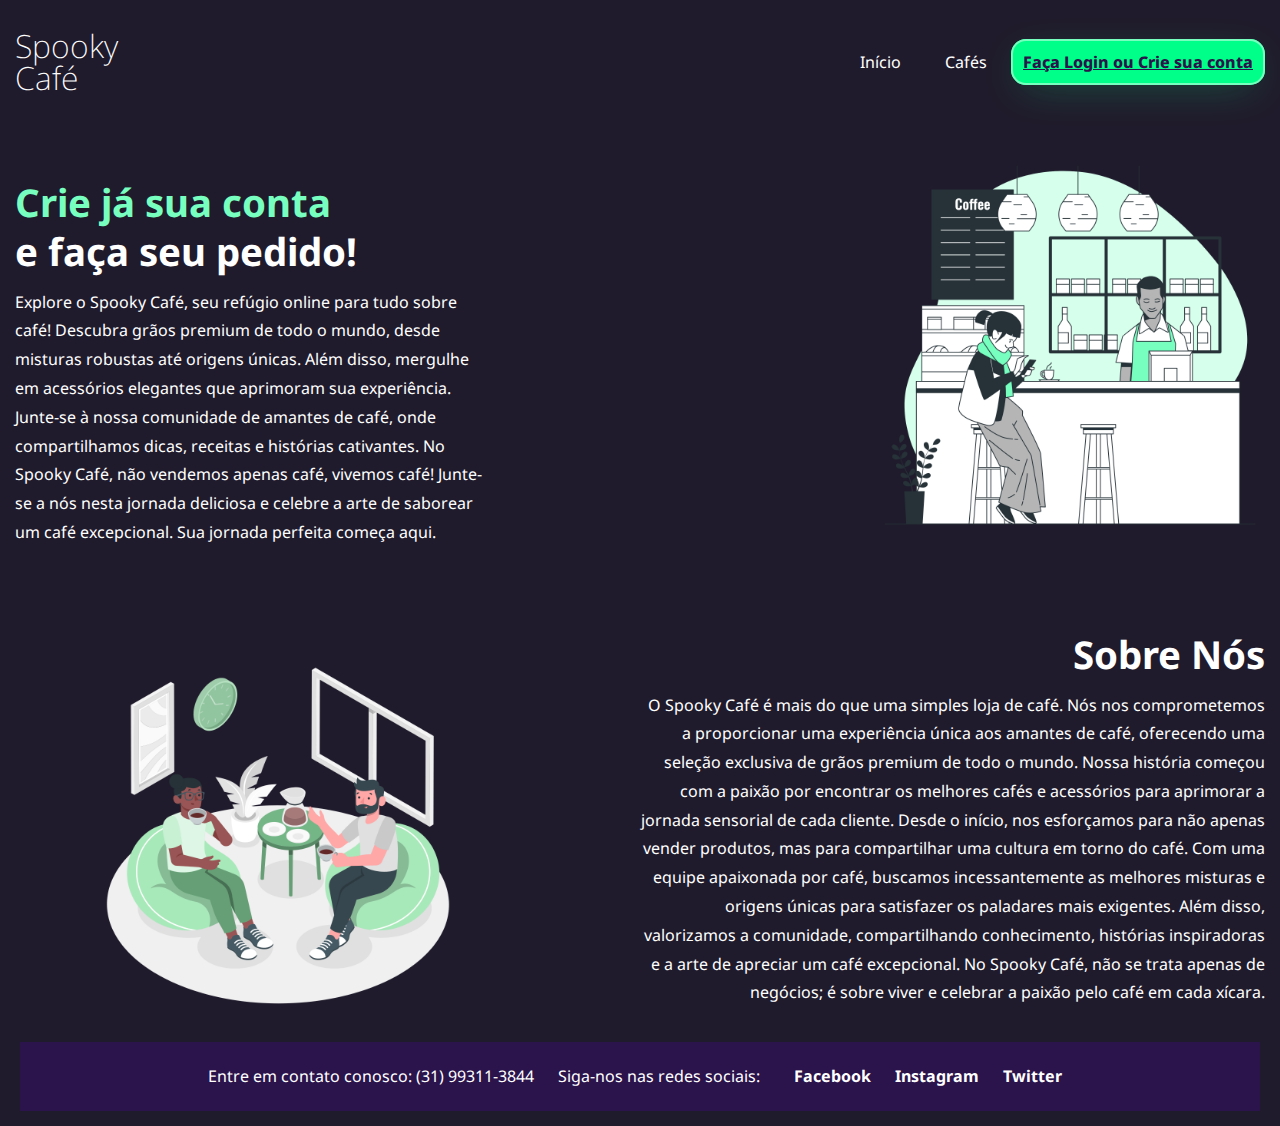
<file: index.html>
<html>
  <head>
    <title>Spooky Café</title>
    <link rel="stylesheet" href="style.css" />
    <meta name="viewport" content="width=device-width, initial-scale=1.0, maximum-scale=1.0">
    <link rel="shortcut icon" href="favicon.ico" type="image/x-icon">
  </head>
  <body>
    <header>
        <div id="title">
          <a href="index.html" style="text-decoration: none;">
            <h1>Spooky</h1>
            <h1>Café</h1>
          </a>
        </div>
      
        <ul>
          <a href="index.html"><li>Início</li></a>
          <a href="store/store-page.html"><li>Cafés</li></a>
          <a href="../login/login-page.html" id="inscreva-se-btn">Faça Login ou Crie sua conta</a>
          <a href="#"><button id="logout-btn" onclick="Logout()">Logout</button></a>
        </ul>
    </header>

    <main>
      <aside>
        <a href="create-account/create-account.html" style="text-decoration: none;"><h2><span>Crie já sua conta</span></h2></a>
        <h2>e faça seu pedido!</h2>
        <p>Explore o Spooky Café, seu refúgio online para tudo sobre café! Descubra grãos premium de todo o mundo, desde misturas robustas até origens únicas. Além disso, mergulhe em acessórios elegantes que aprimoram sua experiência. Junte-se à nossa comunidade de amantes de café, onde compartilhamos dicas, receitas e histórias cativantes. No Spooky Café, não vendemos apenas café, vivemos café! Junte-se a nós nesta jornada deliciosa e celebre a arte de saborear um café excepcional. Sua jornada perfeita começa aqui.</p>
      </aside>

      <article>
        <img src="assets/coffee.png" alt="coffee-shop">
      </article>
    </main>

    <div id="about-company">
      <aside>
        <h2>Sobre Nós</h2>
        <p>O Spooky Café é mais do que uma simples loja de café. Nós nos comprometemos a proporcionar uma experiência única aos amantes de café, oferecendo uma seleção exclusiva de grãos premium de todo o mundo. Nossa história começou com a paixão por encontrar os melhores cafés e acessórios para aprimorar a jornada sensorial de cada cliente. Desde o início, nos esforçamos para não apenas vender produtos, mas para compartilhar uma cultura em torno do café. Com uma equipe apaixonada por café, buscamos incessantemente as melhores misturas e origens únicas para satisfazer os paladares mais exigentes. Além disso, valorizamos a comunidade, compartilhando conhecimento, histórias inspiradoras e a arte de apreciar um café excepcional. No Spooky Café, não se trata apenas de negócios; é sobre viver e celebrar a paixão pelo café em cada xícara.</p>
      </aside>

      <article>
        <img src="assets/coffeebreak.png" alt="coffe-break">
      </article>
    </div>

    <footer>
      <div class="footer-content">
        <p>Entre em contato conosco: (31) 99311-3844</p>
        <p>Siga-nos nas redes sociais:</p>
        <div class="social-links">
          <a href="#" target="_blank" rel="noopener noreferrer">Facebook</a>
          <a href="#" target="_blank" rel="noopener noreferrer">Instagram</a>
          <a href="#" target="_blank" rel="noopener noreferrer">Twitter</a>
        </div>
      </div>
    </footer>
    <script src="home/home.js"></script>
</body>
</file>
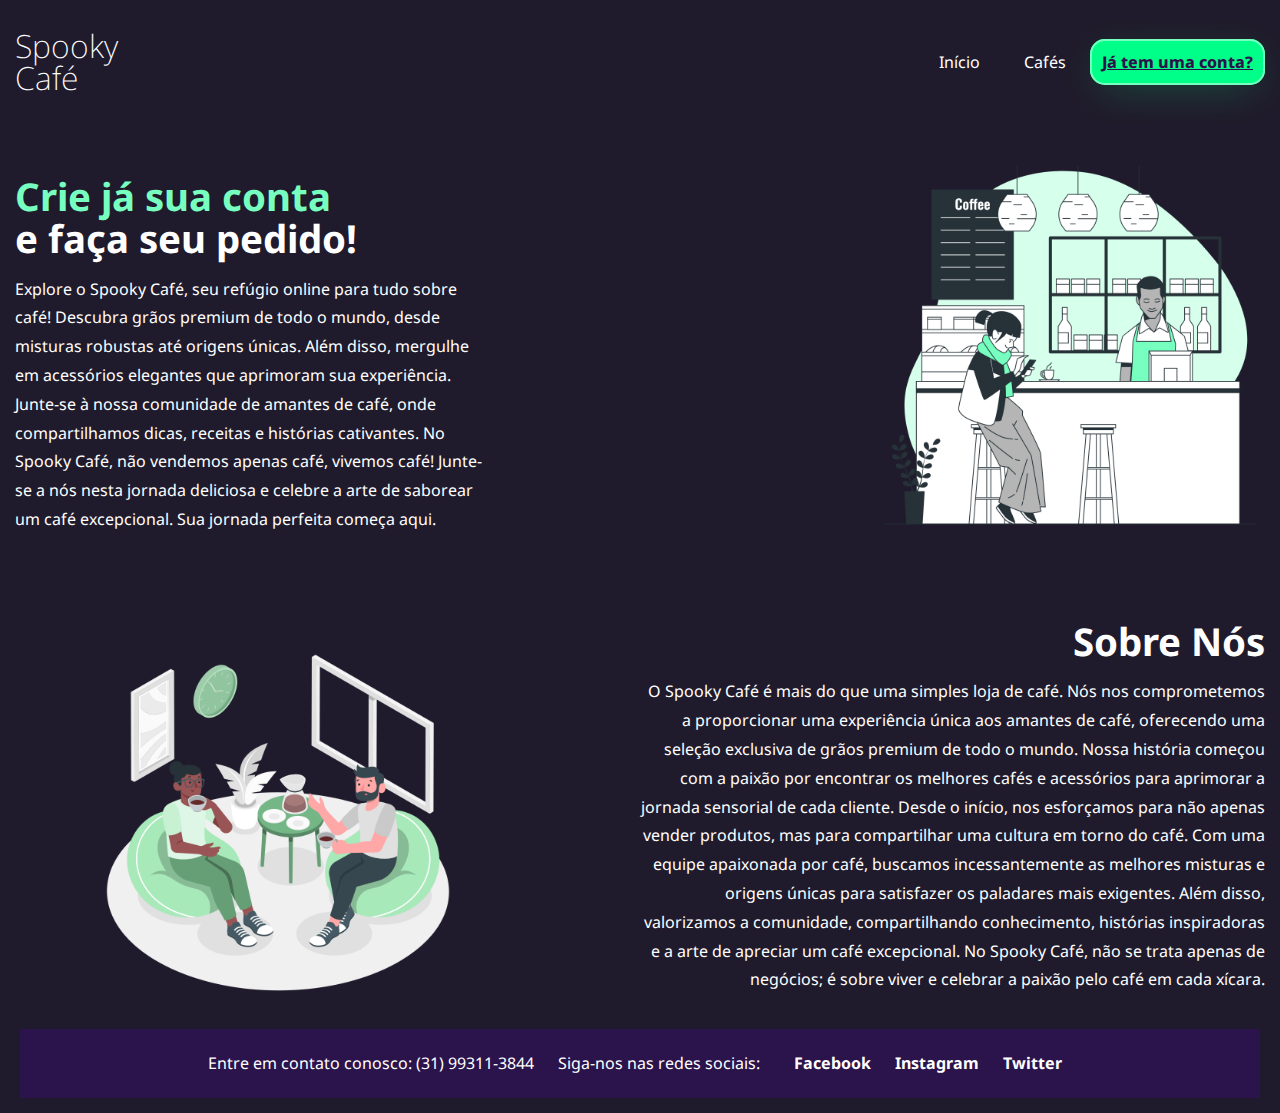
<file: home/index.html>
<html>
  <head>
    <title>Spooky Coffee</title>
    <link rel="stylesheet" href="style.css" />
    <meta name="viewport" content="width=device-width, initial-scale=1.0, maximum-scale=1.0">
    <link rel="shortcut icon" href="../favicon.ico" type="image/x-icon">
  </head>
  <body>
    <header>
        <div id="title">
          <a href="index.html" style="text-decoration: none;">
            <h1>Spooky</h1>
            <h1>Café</h1>
          </a>
        </div>
      
        <ul>
          <a href="index.html"><li>Início</li></a>
          <a href="../store/store-page.html"><li>Cafés</li></a>
          <a href="../login/login-page.html" id="inscreva-se-btn">Já tem uma conta?</a>
        </ul>
    </header>

    <main>
      <aside>
        <h2><span>Crie já sua conta</span></h2>
        <h2>e faça seu pedido!</h2>
        <p>Explore o Spooky Café, seu refúgio online para tudo sobre café! Descubra grãos premium de todo o mundo, desde misturas robustas até origens únicas. Além disso, mergulhe em acessórios elegantes que aprimoram sua experiência. Junte-se à nossa comunidade de amantes de café, onde compartilhamos dicas, receitas e histórias cativantes. No Spooky Café, não vendemos apenas café, vivemos café! Junte-se a nós nesta jornada deliciosa e celebre a arte de saborear um café excepcional. Sua jornada perfeita começa aqui.</p>
      </aside>

      <article>
        <img src="../assets/coffee.png" alt="coffee-shop">
      </article>
    </main>

    <div id="about-company">
      <aside>
        <h2>Sobre Nós</h2>
        <p>O Spooky Café é mais do que uma simples loja de café. Nós nos comprometemos a proporcionar uma experiência única aos amantes de café, oferecendo uma seleção exclusiva de grãos premium de todo o mundo. Nossa história começou com a paixão por encontrar os melhores cafés e acessórios para aprimorar a jornada sensorial de cada cliente. Desde o início, nos esforçamos para não apenas vender produtos, mas para compartilhar uma cultura em torno do café. Com uma equipe apaixonada por café, buscamos incessantemente as melhores misturas e origens únicas para satisfazer os paladares mais exigentes. Além disso, valorizamos a comunidade, compartilhando conhecimento, histórias inspiradoras e a arte de apreciar um café excepcional. No Spooky Café, não se trata apenas de negócios; é sobre viver e celebrar a paixão pelo café em cada xícara.</p>
      </aside>

      <article>
        <img src="../assets/coffeebreak.png" alt="coffe-break">
      </article>
    </div>

    <footer>
      <div class="footer-content">
        <p>Entre em contato conosco: (31) 99311-3844</p>
        <p>Siga-nos nas redes sociais:</p>
        <div class="social-links">
          <a href="#" target="_blank" rel="noopener noreferrer">Facebook</a>
          <a href="#" target="_blank" rel="noopener noreferrer">Instagram</a>
          <a href="#" target="_blank" rel="noopener noreferrer">Twitter</a>
        </div>
      </div>
    </footer>
  
</body>
</file>
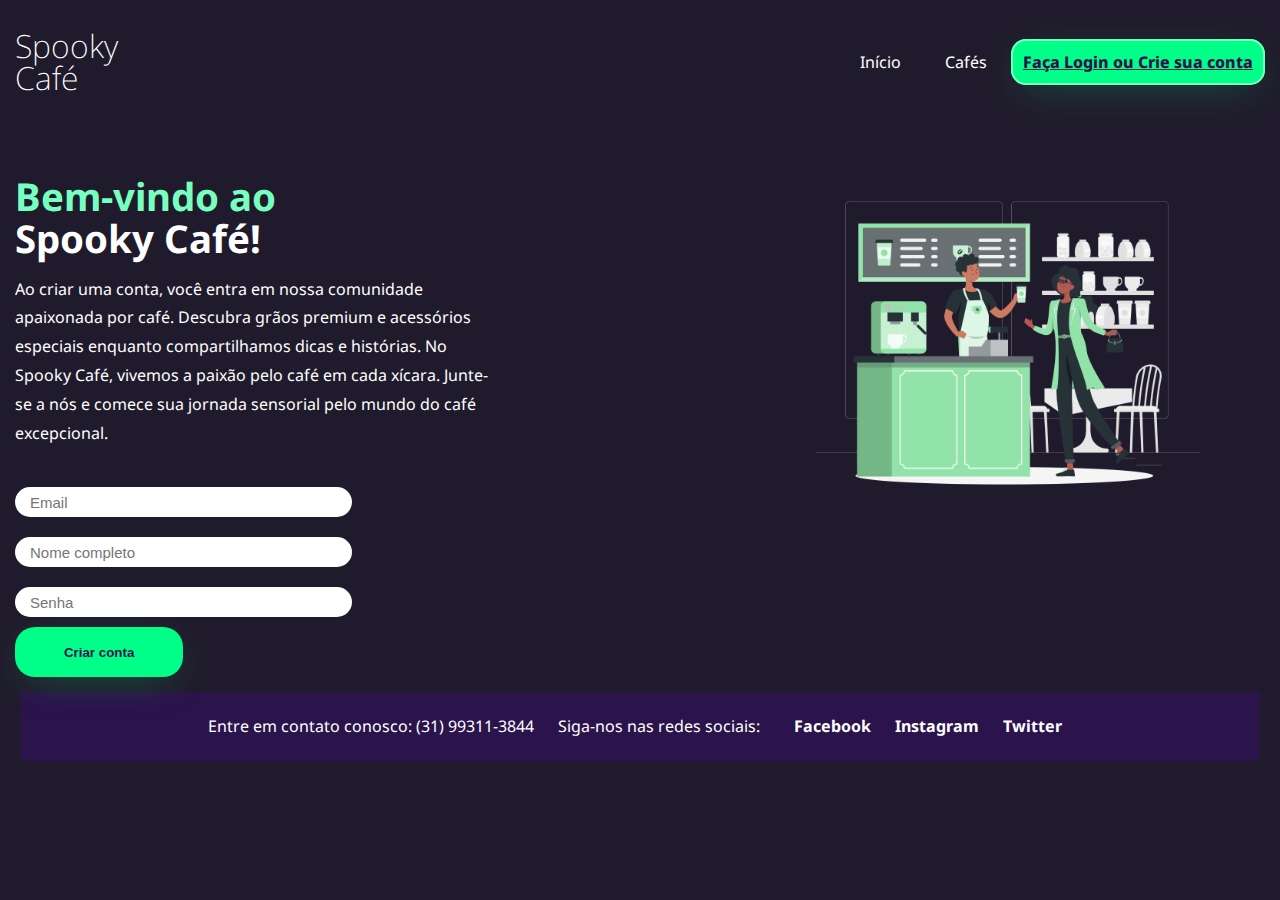
<file: create-account/create-account.html>
<html>
  <head>
    <link rel="stylesheet" href="create-account.css" />
    <meta name="viewport" content="width=device-width, initial-scale=1.0, maximum-scale=1.0">
    <link rel="shortcut icon" href="../favicon.ico" type="image/x-icon">
    <title>Spooky Café - Crie sua conta</title>
  </head>
  <body>
    <header>
        <div id="title">
          <a href="../index.html" style="text-decoration: none;">
          <h1>Spooky</h1>
          <h1>Café</h1>
        </a>
        </div>
      
        <ul>
          <a href="../index.html"><li>Início</li></a>
          <a href="../store/store-page.html"><li>Cafés</li></a>
          <a href="../login/login-page.html" id="inscreva-se-btn">Faça Login ou Crie sua conta</a>
        </ul>
    </header>

    <main>
      <aside>
        <h2><span>Bem-vindo ao </span></h2>
        <h2>Spooky Café!</h2>
        <p>Ao criar uma conta, você entra em nossa comunidade apaixonada por café. Descubra grãos premium e acessórios especiais enquanto compartilhamos dicas e histórias. No Spooky Café, vivemos a paixão pelo café em cada xícara. Junte-se a nós e comece sua jornada sensorial pelo mundo do café excepcional.
        </p>
        <div id="form">
          <input id="email" type="text" placeholder="Email">
          <input id="nome" type="text" placeholder="Nome completo">
          <input id="senha" type="password" placeholder="Senha">
          <button id="create-btn" onclick="getData();">Criar conta</button>
        </div>
      </aside>

      <article>
        <img src="../assets/coffeecreate.png" alt="coffee-shop">
      </article>
    </main>

  
    <footer>
      <div class="footer-content">
        <p>Entre em contato conosco: (31) 99311-3844</p>
        <p>Siga-nos nas redes sociais:</p>
        <div class="social-links">
          <a href="#" target="_blank" rel="noopener noreferrer">Facebook</a>
          <a href="#" target="_blank" rel="noopener noreferrer">Instagram</a>
          <a href="#" target="_blank" rel="noopener noreferrer">Twitter</a>
        </div>
      </div>
    </footer>
    
    <script src="create-account.js"></script>
  </body>
</html>
</file>
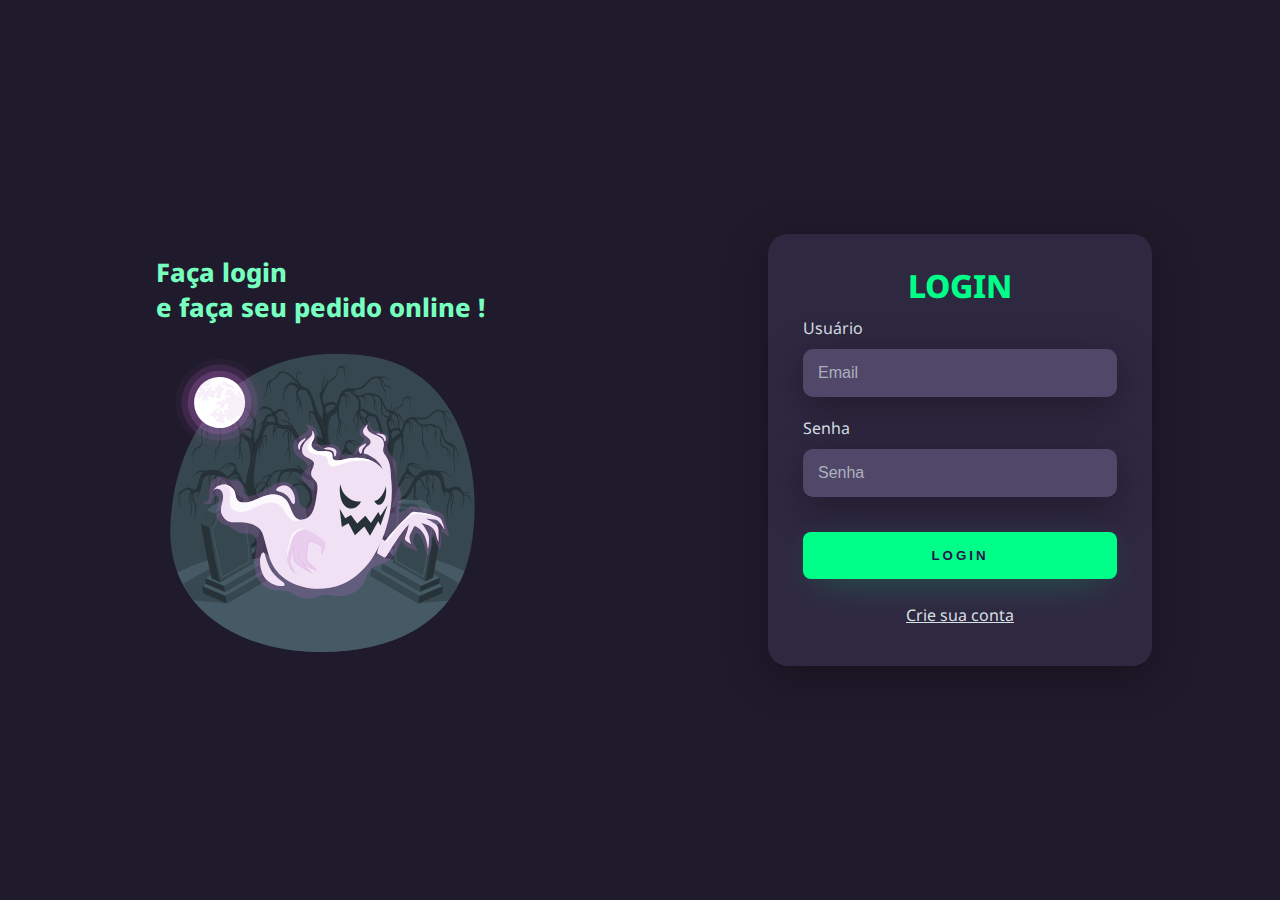
<file: login/login-page.html>
<!DOCTYPE html>
<html lang="pt-BR">

<head>
  <meta charset="utf-8">
  <meta name="viewport" content="width=device-width">
  <link rel="stylesheet" href="style-login.css"> 
  <link rel="shortcut icon" href="../favicon.ico" type="image/x-icon">
  <title>Spooky Café - Faça Login</title>
</head>

<body>
  <div class="main-login">
    <div class="left-login">
      <h1>Faça login<br> e faça seu pedido online !</h1>
      <img src="../assets/ghost.svg" class="left-login-image" alt="Animação Fantasma">
    </div>
    <div class="right-login">
      <div class="card-login">
        <h1>LOGIN</h1>
        <div class="textfield">
          <label for="usuario">Usuário</label>
          <input id="email" type="text" name="email" placeholder="Email">
        </div>
        <div class="textfield">
          <label for="senha">Senha</label>
          <input id="senha" type="password" name="senha" placeholder="Senha">
        </div>
        <button class="btn-login" onclick="loginUser();">Login</button>
        <a class="link" href="../create-account/create-account.html">Crie sua conta</a>
      </div>
      
    </div>
  </div>

  <script src="login.js"></script>
  
</body>

</html>
</file>
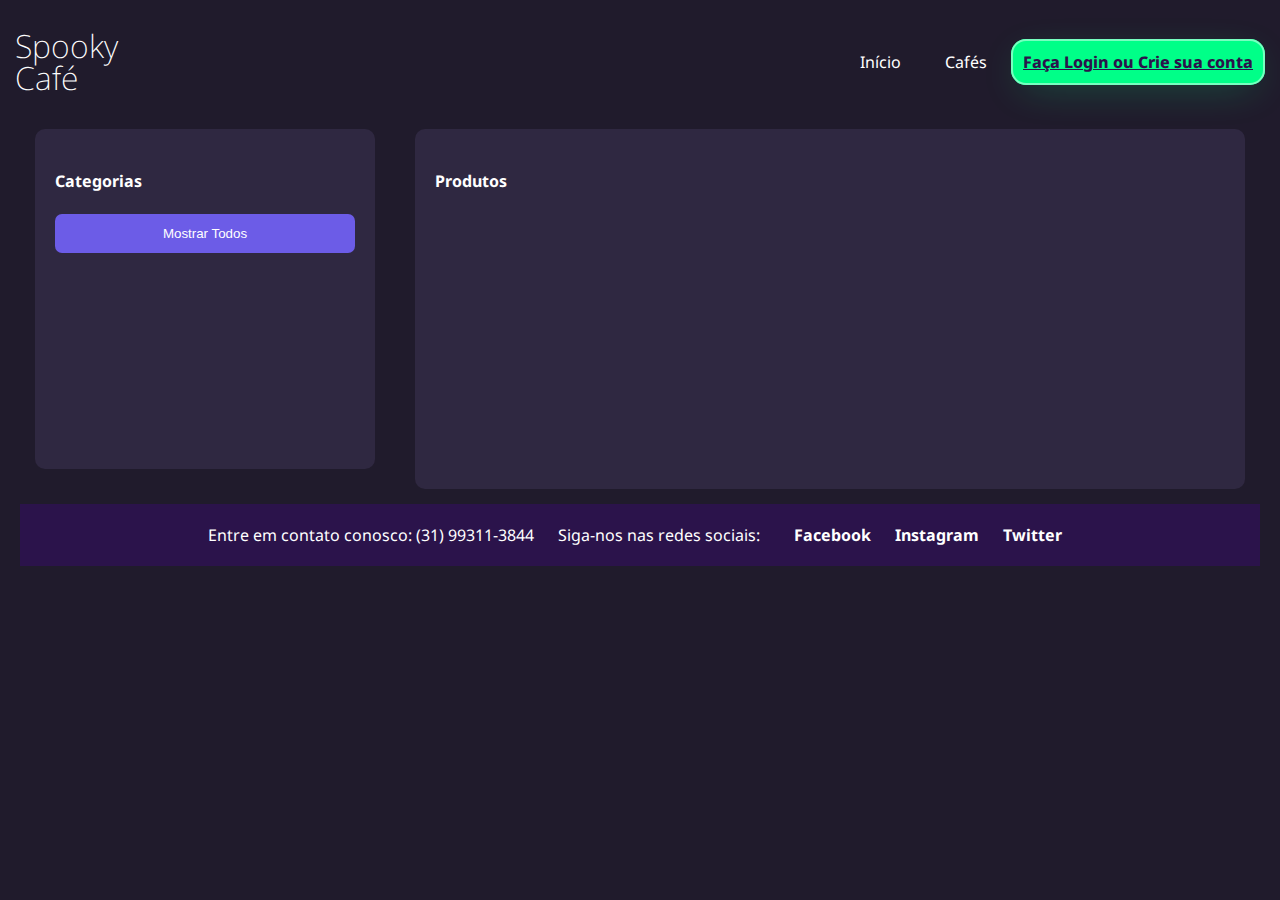
<file: store/store-page.html>
<!DOCTYPE html>
<html lang="pt-BR">

<head>
  <meta charset="utf-8">
  <meta name="viewport" content="width=device-width">
  <link rel="stylesheet" href="store-page.css">
  <link rel="shortcut icon" href="../favicon.ico" type="image/x-icon">
  <title>Spooky Café - Produtos</title>
</head>

<body>
    <header>
        <div id="title">
          <a href="../index.html" style="text-decoration: none;">
          <h1>Spooky</h1>
          <h1>Café</h1>
      </a>
        </div>
    
        <ul>
        <a href="../index.html"><li>Início</li></a>
        <a href="../store/store-page.html"><li>Cafés</li></a>
        <a href="../login/login-page.html" id="inscreva-se-btn">Faça Login ou Crie sua conta</a>
        <a href="#"><button id="logout-btn" onclick="Logout()">Logout</button></a>
        </ul>

    </header>
    <div class="div-main">
        
      <div class="container-categoria">
          <h4>Categorias</h4>
          <ul id="categorias-lista">
            
          </ul>
      </div>
        
         <div class="container-produtos">
            <h4>Produtos</h4>
          <p>Desculpe, nenhum produto foi cadastrado ainda 😕</p>

            </div>
         </div>
        </div>

        <footer>
          <div class="footer-content">
            <p>Entre em contato conosco: (31) 99311-3844</p>
            <p>Siga-nos nas redes sociais:</p>
            <div class="social-links">
              <a href="#" target="_blank" rel="noopener noreferrer">Facebook</a>
              <a href="#" target="_blank" rel="noopener noreferrer">Instagram</a>
              <a href="#" target="_blank" rel="noopener noreferrer">Twitter</a>
            </div>
          </div>
        </footer>
        
  <script src="store-page.js"></script>
  
</body>

</html>
</file>
<file: style.css>
@import url('https://fonts.googleapis.com/css2?family=Noto+Sans:wght@400;700&display=swap');

body{
  background-color: #201b2c;
  color: white;
  font-family: 'Noto Sans', sans-serif;
  max-width: 1500px;
  margin: 0 auto;
  padding: 15px;
}

header{
  display: flex;
  flex-direction: row;
  justify-content: space-between;
  align-items: center;
}


#title{
  flex-direction: column;
  line-height: 10px;
}

li{
  display: inline-block;
  margin: 20px;
}

a{
  color: white;
}

ul a:hover{
  color: #77ffc0;
  transition: 0.3s all;
}

#inscreva-se-btn{
  border: 2px solid #77ffc0;
  padding: 10px;
  border-radius: 15px;
  font-weight: 800;
  background-color: #00ff88;
  color: #2b134b;
  box-shadow: 0px 10px 40px -12px #00ff8052;
}

#logout-btn{
  border: 2px solid #77ffc0;
  padding: 10px;
  border-radius: 15px;
  font-weight: 800;
  background-color: #00ff88;
  color: #2b134b;
  box-shadow: 0px 10px 40px -12px #00ff8052;
  cursor: pointer;
}

h1{
  font-weight: 200;
}

main{
  display: flex;
  flex-direction: row;
  margin-top: 50px;
}

h2{
  font-size: 3vw;
  line-height: 10px;
}

span{
  color: #77ffc0;
  line-height: 0.6;
}

span:hover{
  background-color: #00ff88;
  color: #2b134b;
  box-shadow: 0px 10px 40px -12px #00ff8052;
  transition: all 0.3s;
}

p {
  line-height: 1.8; /* Ajuste conforme necessário para melhorar a legibilidade */
  max-width: 500px;
  margin-bottom: 20px; /* Adicionando um espaço entre os parágrafos */
}

article{
  display: flex;
  flex-direction: column;
  width: 800px;
}

img{
  display: flex;
  flex-direction: row;
  align-self: center;
  width: 30vw;
  margin-left: 30vw;
}

#about-company {
  display: flex;
  flex-direction: row-reverse; /* Inverte a ordem dos elementos */
  align-items: center;
  margin-top: 50px;
}

#about-company h2 {
  font-size: 3vw;
  line-height: 10px;
  text-align: right;
}

#about-company p {
  line-height: 1.8;
  text-align: right;
  max-width: 800px; /* Ajuste para a largura desejada */
 
}

#about-company img {
  width: 30vw;
  margin-right: 100px; /* Espaçamento entre a imagem e o texto */
  margin-left: 0; /* Reduz a margem à esquerda */
}


/* Seu CSS existente */

footer {
  background-color: #2b134b;
  color: white;
  padding: 20px;
  text-align: center; /* Alinha o conteúdo no centro */
  max-width: 1200px;
  margin: 0 auto; /* Centraliza horizontalmente */
  margin-top: 15px;
}

/* Estilo para todos os itens no footer */
footer * {
  margin: 0 10px;
  display: inline-block; /* Permite alinhar horizontalmente */
  text-align: center; /* Alinha o texto */
}

/* Estilizando os links no footer */
footer a {
  color: white;
  text-decoration: none;
}

/* Estilizando os links no hover */
footer a:hover {
  color: #77ffc0;
}

/* Estilo específico para os links das redes sociais */
footer .social-links a {
  font-weight: bold;
}


@media screen and (max-width: 660px) {
  body {
    flex-direction: column;
    text-align: center;
    align-items: center;
  }

  header {
    flex-direction: column;
    align-items: center;
  }

  #title {
    margin-top: 20px;
  }

  #inscreva-se-btn, #logout-btn {
    margin-top: 20px; /* Adds space between the buttons */
    display: block;
    width: fit-content;
    margin-left: auto;
    margin-right: auto;
}
  main {
    flex-direction: column;
    align-items: center;
  }

  h2 {
    font-size: 20px;
    line-height: 1.5;
  }

  article {
    width: 90%;
    margin: 20px auto;
  }

  img {
    width: 90%;
    margin: 20px auto;
    max-width: 100%;
  }

  #about-company {
    flex-direction: column;
    align-items: center;
    margin-top: 20px;
  }

  #about-company h2 {
    text-align: center;
    font-size: 20px;
    line-height: 1.5;
  }

  #about-company p {
    text-align: center;
    max-width: 90%;
    margin: 10px auto;
  }

  #about-company img {
    width: 90%;
    margin: 20px auto;
    max-width: 100%;
  }

  footer {
    padding: 15px;
  }

  footer * {
    margin: 5px 0;
  }

  footer .social-links a {
    font-weight: normal;
  }
}
</file>
<file: home/style.css>
@import url('https://fonts.googleapis.com/css2?family=Noto+Sans:wght@400;700&display=swap');

body{
  background-color: #201b2c;
  color: white;
  font-family: 'Noto Sans', sans-serif;
  max-width: 1500px;
  margin: 0 auto;
  padding: 15px;
}

header{
  display: flex;
  flex-direction: row;
  justify-content: space-between;
  align-items: center;
}


#title{
  flex-direction: column;
  line-height: 10px;
}

li{
  display: inline-block;
  margin: 20px;
}

a{
  color: white;
}

ul a:hover{
  color: #77ffc0;
  transition: 0.3s all;
}

#inscreva-se-btn{
  border: 2px solid #77ffc0;
  padding: 10px;
  border-radius: 15px;
  font-weight: 800;
  background-color: #00ff88;
  color: #2b134b;
  box-shadow: 0px 10px 40px -12px #00ff8052;
}

#logout-btn{
  border: 2px solid #77ffc0;
  padding: 10px;
  border-radius: 15px;
  font-weight: 800;
  background-color: #00ff88;
  color: #2b134b;
  box-shadow: 0px 10px 40px -12px #00ff8052;
  cursor: pointer;
}

h1{
  font-weight: 200;
}

main{
  display: flex;
  flex-direction: row;
  margin-top: 50px;
}

h2{
  font-size: 3vw;
  line-height: 10px;
}

span{
  color: #77ffc0;
}

p {
  line-height: 1.8; /* Ajuste conforme necessário para melhorar a legibilidade */
  max-width: 500px;
  margin-bottom: 20px; /* Adicionando um espaço entre os parágrafos */
}

article{
  display: flex;
  flex-direction: column;
  width: 800px;
}

img{
  display: flex;
  flex-direction: row;
  align-self: center;
  width: 30vw;
  margin-left: 30vw;
}

#about-company {
  display: flex;
  flex-direction: row-reverse; /* Inverte a ordem dos elementos */
  align-items: center;
  margin-top: 50px;
}

#about-company h2 {
  font-size: 3vw;
  line-height: 10px;
  text-align: right;
}

#about-company p {
  line-height: 1.8;
  text-align: right;
  max-width: 800px; /* Ajuste para a largura desejada */
 
}

#about-company img {
  width: 30vw;
  margin-right: 100px; /* Espaçamento entre a imagem e o texto */
  margin-left: 0; /* Reduz a margem à esquerda */
}


/* Seu CSS existente */

footer {
  background-color: #2b134b;
  color: white;
  padding: 20px;
  text-align: center; /* Alinha o conteúdo no centro */
  max-width: 1200px;
  margin: 0 auto; /* Centraliza horizontalmente */
  margin-top: 15px;
}

/* Estilo para todos os itens no footer */
footer * {
  margin: 0 10px;
  display: inline-block; /* Permite alinhar horizontalmente */
  text-align: center; /* Alinha o texto */
}

/* Estilizando os links no footer */
footer a {
  color: white;
  text-decoration: none;
}

/* Estilizando os links no hover */
footer a:hover {
  color: #77ffc0;
}

/* Estilo específico para os links das redes sociais */
footer .social-links a {
  font-weight: bold;
}


@media screen and (max-width: 660px){
  body{
    flex-direction: column;
    text-align: center;
  }
  
  main{
    flex-direction: column;
  }

  h2{
    text-align: center;
    font-size: 20px;
  }

  form{
    margin: 0 auto;
    width: 100%;
  }
  
  input{
    align-self: center;
  }

  img{
    display: none;
  }
}
</file>
<file: create-account/create-account.css>
@import url('https://fonts.googleapis.com/css2?family=Noto+Sans:wght@400;700&display=swap');

body{
  background-color: #201b2c;
  color: white;
  font-family: 'Noto Sans', sans-serif;
  max-width: 1500px;
  margin: 0 auto;
  padding: 15px;
}

header{
  display: flex;
  flex-direction: row;
  justify-content: space-between;
  align-items: center;
}


#title{
  flex-direction: column;
  line-height: 10px;
}

li{
  display: inline-block;
  margin: 20px;
}

a{
  color: white;
}

ul a:hover{
  color: #77ffc0;
  transition: 0.3s all;
}

#inscreva-se-btn{
  border: 2px solid #77ffc0;
  padding: 10px;
  border-radius: 15px;
  font-weight: 800;
  background-color: #00ff88;
  color: #2b134b;
  box-shadow: 0px 10px 40px -12px #00ff8052;
}

#logout-btn{
  border: 2px solid #77ffc0;
  padding: 10px;
  border-radius: 15px;
  font-weight: 800;
  background-color: #00ff88;
  color: #2b134b;
  box-shadow: 0px 10px 40px -12px #00ff8052;
  cursor: pointer;
}

h1{
  font-weight: 200;
}

main{
  display: flex;
  flex-direction: row;
  margin-top: 50px;
}

h2{
  font-size: 3vw;
  line-height: 10px;
}

span{
  color: #77ffc0;
}

p {
  line-height: 1.8; /* Ajuste conforme necessário para melhorar a legibilidade */
  max-width: 500px;
  margin-bottom: 20px; /* Adicionando um espaço entre os parágrafos */
}


article{
  display: flex;
  flex-direction: column;
  width: 800px;
}

img{
  display: flex;
  flex-direction: row;
  align-self: center;
  width: 30vw;
  margin-left: 20vw;
}

#form{
  display: flex;
  flex-direction: column;
  width: 70%;
}

#create-btn{
  margin-top: 10px;
  height: 50px;
  width: 50%;
  background-color: #00ff88;
  color: #2b134b;
  font-weight: 800;
  cursor: pointer;
  box-shadow: 0px 10px 40px -12px #00ff8052;
  border: none;
  border-radius: 20px;
}

input{
  margin-top: 20px;
  height: 20px;
  padding: 15px;
  border-radius: 20px;
  border: none;
  font-size: 15px;
}


footer {
  background-color: #2b134b;
  color: white;
  padding: 20px;
  text-align: center; /* Alinha o conteúdo no centro */
  max-width: 1200px;
  margin: 0 auto; /* Centraliza horizontalmente */
  margin-top: 15px;
}

/* Estilo para todos os itens no footer */
footer * {
  margin: 0 10px;
  display: inline-block; /* Permite alinhar horizontalmente */
  text-align: center; /* Alinha o texto */
}

/* Estilizando os links no footer */
footer a {
  color: white;
  text-decoration: none;
}

/* Estilizando os links no hover */
footer a:hover {
  color: #77ffc0;
}

/* Estilo específico para os links das redes sociais */
footer .social-links a {
  font-weight: bold;
}


@media screen and (max-width: 660px) {
  body {
    flex-direction: column;
    text-align: center;
  }

  header {
    flex-direction: column;
    align-items: center;
  }

  #title {
    margin-top: 20px;
  }

#inscreva-se-btn, #logout-btn {
    margin-top: 20px;
    display: block;
    width: fit-content;
    margin-left: auto;
    margin-right: auto;
}
  main {
    flex-direction: column;
    align-items: center;
  }

  h2 {
    font-size: 20px;
    line-height: 1.5;
  }

  form {
    width: 90%;
    margin: 0 auto;
    align-items: center;
  }

  form [type="submit"] {
    width: 80%;
    margin-top: 20px;
  }

  input {
    width: 80%;
    margin-top: 20px;
    padding: 10px;
    font-size: 14px;
  }

  article {
    width: 90%;
    margin: 20px auto;
  }

  img {
    width: 90%;
    margin: 20px auto;
    max-width: 100%;
  }

  footer {
    padding: 15px;
  }

  footer * {
    margin: 5px 0;
  }

  footer .social-links a {
    font-weight: normal;
  }
}
</file>
<file: login/style-login.css>
@import url('https://fonts.googleapis.com/css2?family=Noto+Sans:wght@400;700&display=swap');

body {
  margin: 0;
  font-family: 'Noto Sans', sans-serif;
}

body * {
  box-sizing: border-box;
}

.main-login {
  width: 100vw;
  height: 100vh;
  background: #201b2c;
  display: flex;
  justify-content: center;
  align-items: center;
}

.left-login {
  width: 50vw;
  height: 100vh;
  display: flex;
  justify-content: center;
  align-items: center;
  flex-direction: column;
}

.left-login>h1 {
  font-size: 2vw;
  font-weight: 800;
  color: #77ffc0;
}

.left-login-image {
  width: 25vw;
}

.right-login {
  width: 50vw;
  height: 100vh;
  display: flex;
  justify-content: center;
  align-items: center;
}

.card-login {
  width: 60%;
  display: flex;
  justify-content: center;
  align-items: center;
  flex-direction: column;
  padding: 30px 35px;
  background: #2f2841;
  border-radius: 20px;
  box-shadow: 0px 10px 40px #00000056;
}

.card-login>h1 {
  color: #00ff88;
  font-weight: 800;
  margin: 0;
}

.textfield {
  width: 100%;
  display: flex;
  flex-direction: column;
  align-items: flex-start;
  justify-content: center;
  margin: 10px 0;
}

.textfield>input {
  width: 100%;
  border: none;
  border-radius: 10px;
  padding: 15px;
  background: #514869;
  color: #f0ffffde;
  font-size: 12pt;
  box-shadow: 0px 10px 40px #00000056;
  outline: none;
  box-sizing: border-box;
}

.textfield>label, a {
  color: #f0ffffde;
  margin-bottom: 10px;
}

.textfield>input::placeholder {
  color: #f0ffff94;
}

.btn-login {
  width: 100%;
  padding: 16px 0px;
  margin: 25px;
  border: none;
  border-radius: 8px;
  outline: none;
  text-transform: uppercase;
  font-weight: 800;
  letter-spacing: 3px;
  color: #2b134b;
  background: #00ff88;
  cursor: pointer;
  box-shadow: 0px 10px 40px -12px #00ff8052;
}

@media only screen and (max-width: 950px) {
  .card-login {
    width: 85%;
  }
}

@media only screen and (max-width: 600px) {
  .main-login {
    flex-direction: column;
  }

  .left-login>h1 {
    display: none;
  }

  .left-login {
    width: 100%;
    height: auto;
  }

  .right-login {
    width: 100%;
    height: auto;
  }

  .left-login-image {
    width: 50vw;
  }
}
</file>
<file: store/store-page.css>
@import url('https://fonts.googleapis.com/css2?family=Noto+Sans:wght@400;700&display=swap');

body{
  background-color: #201b2c;
  color: white;
  font-family: 'Noto Sans', sans-serif;
  max-width: 1500px;
  margin: 0 auto;
  padding: 15px;
}

header{
  display: flex;
  flex-direction: row;
  justify-content: space-between;
  align-items: center;
}


#title{
  flex-direction: column;
  line-height: 10px;
}

li{
  display: inline-block;
  margin: 20px;
}

a{
  color: white;
}

ul a:hover{
  color: #77ffc0;
  transition: 0.3s all;
}

h1{
  font-weight: 200;
}
 
#inscreva-se-btn,
#logout-btn{
  border: 2px solid #77ffc0;
  padding: 10px;
  border-radius: 15px;
  font-weight: 800;
  background-color: #00ff88;
  color: #2b134b;
  box-shadow: 0px 10px 40px -12px #00ff8052;
  cursor: pointer;
}



.container-categoria {
  background-color: #2f2841;
  margin: 20px;
  padding: 20px;
  border-radius: 10px;
}

.div-main {
    width: 100%;
    height: 100%;
    display: flex;
    flex-direction: row;
}
.container-categoria {
  background-color: #2f2841;
  margin: 20px;
  padding: 20px;
  border-radius: 10px;
  height: 300px;
  width: 300px;
  overflow-y: auto;
}

.container-categoria ul {
  list-style: none;
  display: flex;
  flex-wrap: wrap;
  margin: 0;
  padding: 0;
}


.container-produtos {
  background-color: #2f2841;
  margin: 20px;
  padding: 20px;
  border-radius: 10px;
  flex: 1; 
  margin: 20px 20px 0 20px; 
  padding: 20px;
  border-radius: 10px;
  background-color: #2f2841;
}

/* Estilo para os botões das categorias */
.container-categoria button,
.container-produtos .produto .buttonComprar {
  display: block;
  width: 100%;
  padding: 12px;
  margin-bottom: 15px;
  border-radius: 7px;
  text-align: center;
  border: none;
  cursor: pointer;
  transition: background-color 0.3s, color 0.3s;
}

.container-produtos .row-produtos {
  display: flex;
  flex-wrap: wrap;
  justify-content: space-between;
  margin-top: 20px;
}

.container-produtos .produto {
  background-color: #4e4568;
  flex: 0 0 calc(30% - 20px);
  margin-bottom: 20px;
  border-radius: 10px;
  padding: 15px;
  color: #fff;
}

.container-produtos .produto h5,
.container-produtos .produto p {
  margin: 5px 0;
}

.container-categoria button {
  background-color: #6c5ce7;
  color: #fff;
}

.container-categoria button:hover {
  background-color: #7fff00;
  color:  #000;
}

.container-produtos .produto .buttonComprar {
  background-color: #7fff00;
  color: #000; 
}

.container-produtos .produto .buttonComprar:hover {
  background-color: #6c5ce7;
  color: #fff;
}

.container-categoria button.categoria-selecionada {
  background-color: #7fff00;
  color: #000;
}

footer {
  background-color: #2b134b;
  color: white;
  padding: 20px;
  text-align: center;
  max-width: 1200px;
  margin: 0 auto;
  margin-top: 15px;
}

/* Estilo para todos os itens no footer */
footer * {
  margin: 0 10px;
  display: inline-block;
  text-align: center;
}

/* Estilizando os links no footer */
footer a {
  color: white;
  text-decoration: none;
}

/* Estilizando os links no hover */
footer a:hover {
  color: #77ffc0;
}

/* Estilo específico para os links das redes sociais */
footer .social-links a {
  font-weight: bold;
}

@media screen and (max-width: 768px) {
  header {
    flex-direction: column;
    align-items: center;
  }

  #title {
    margin-top: 20px;
  }

#inscreva-se-btn, #logout-btn {
    margin-top: 20px;
    display: block;
    width: fit-content;
    margin-left: auto;
    margin-right: auto;
}

  .div-main {
    flex-direction: column;
    align-items: center;
  }

  .container-categoria,
  .container-produtos {
    width: 90%;
    margin: 10px auto;
    padding: 10px;
    border-radius: 10px;
    background-color: #2f2841;
    display: flex;
    flex-direction: column;
    align-items: center;
  }

  .container-produtos .produto {
    flex: 0 0 calc(50% - 10px);
    margin-bottom: 20px;
  }

  .container-produtos .row-produtos {
    justify-content: center;
  }

  .container-categoria button,
  .container-produtos .produto .buttonComprar {
    width: 100%;
    margin: 10px auto;
  }

  footer {
    padding: 15px;
  }

  footer * {
    margin: 5px 0;
  }

  footer .social-links a {
    font-weight: normal;
  }
}
</file>
